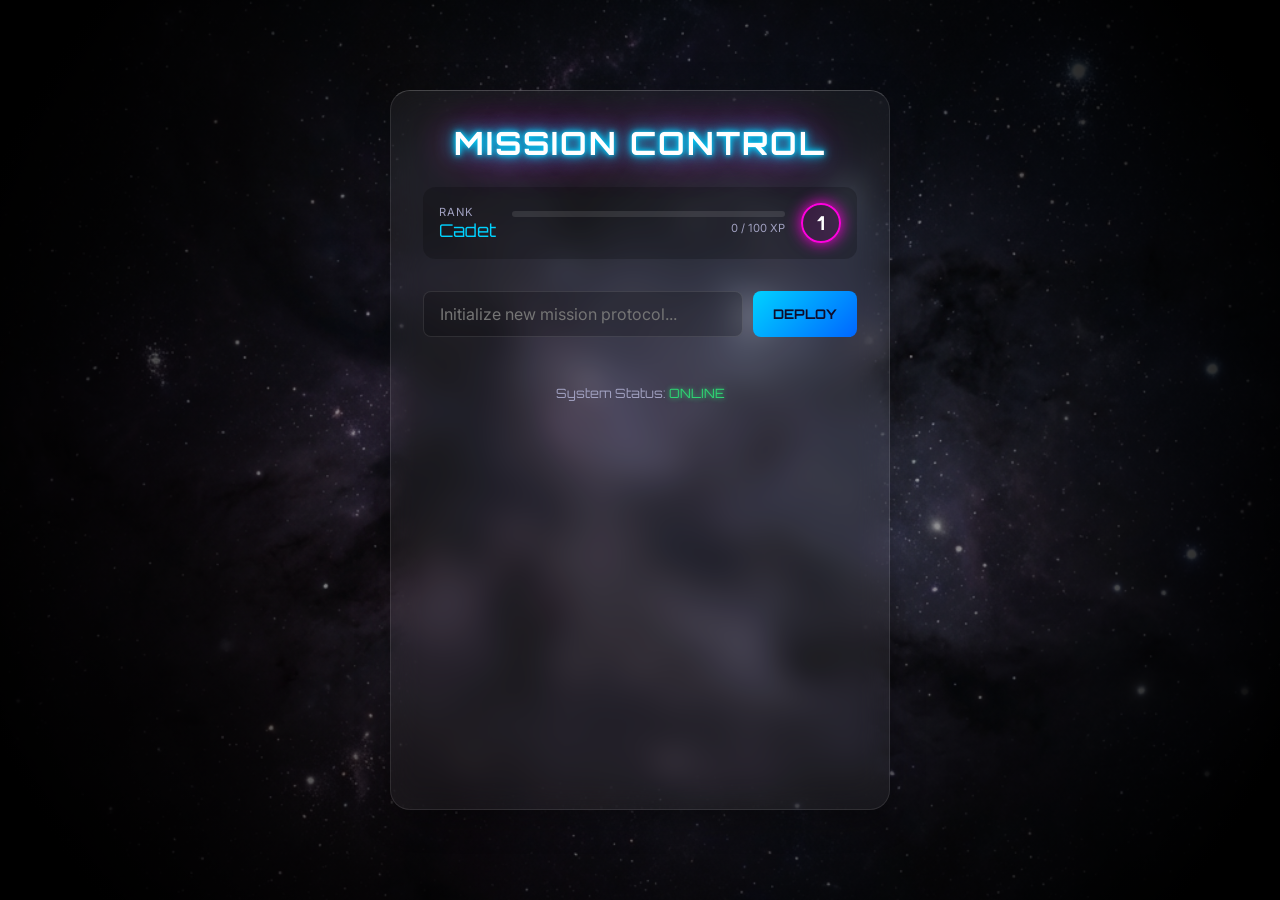
<file: todo-app/index.html>
<!DOCTYPE html>
<html lang="en">

<head>
    <meta charset="UTF-8">
    <meta name="viewport" content="width=device-width, initial-scale=1.0">
    <title>NebulaDo | Mission Control</title>
    <link rel="preconnect" href="https://fonts.googleapis.com">
    <link rel="preconnect" href="https://fonts.gstatic.com" crossorigin>
    <link
        href="https://fonts.googleapis.com/css2?family=Inter:wght@300;400;500;600&family=Orbitron:wght@400;500;700&display=swap"
        rel="stylesheet">
    <link rel="stylesheet" href="style.css">
</head>

<body>
    <div class="stars"></div>
    <div class="twinkling"></div>

    <div class="app-container glass-panel">
        <header>
            <h1 class="glow-text">Mission Control</h1>
            <div class="stats-panel glass-panel-sm">
                <div class="level-indicator">
                    <span class="label">Rank</span>
                    <span id="rank-name" class="value">Cadet</span>
                </div>
                <div class="xp-container">
                    <div class="xp-bar-bg">
                        <div id="xp-bar-fill" class="xp-bar-fill"></div>
                    </div>
                    <span id="xp-text" class="xp-text">0 / 100 XP</span>
                </div>
                <div class="level-badge">
                    <span id="level-number">1</span>
                </div>
            </div>
        </header>

        <main>
            <div class="input-group">
                <input type="text" id="task-input" placeholder="Initialize new mission protocol..." autocomplete="off">
                <button id="add-btn" class="cosmic-btn">Deploy</button>
            </div>

            <ul id="task-list" class="task-list">
                <!-- Tasks will be injected here -->
            </ul>
        </main>

        <footer>
            <p>System Status: <span class="status-ok">ONLINE</span></p>
        </footer>
    </div>

    <script src="script.js"></script>
</body>

</html>
</file>
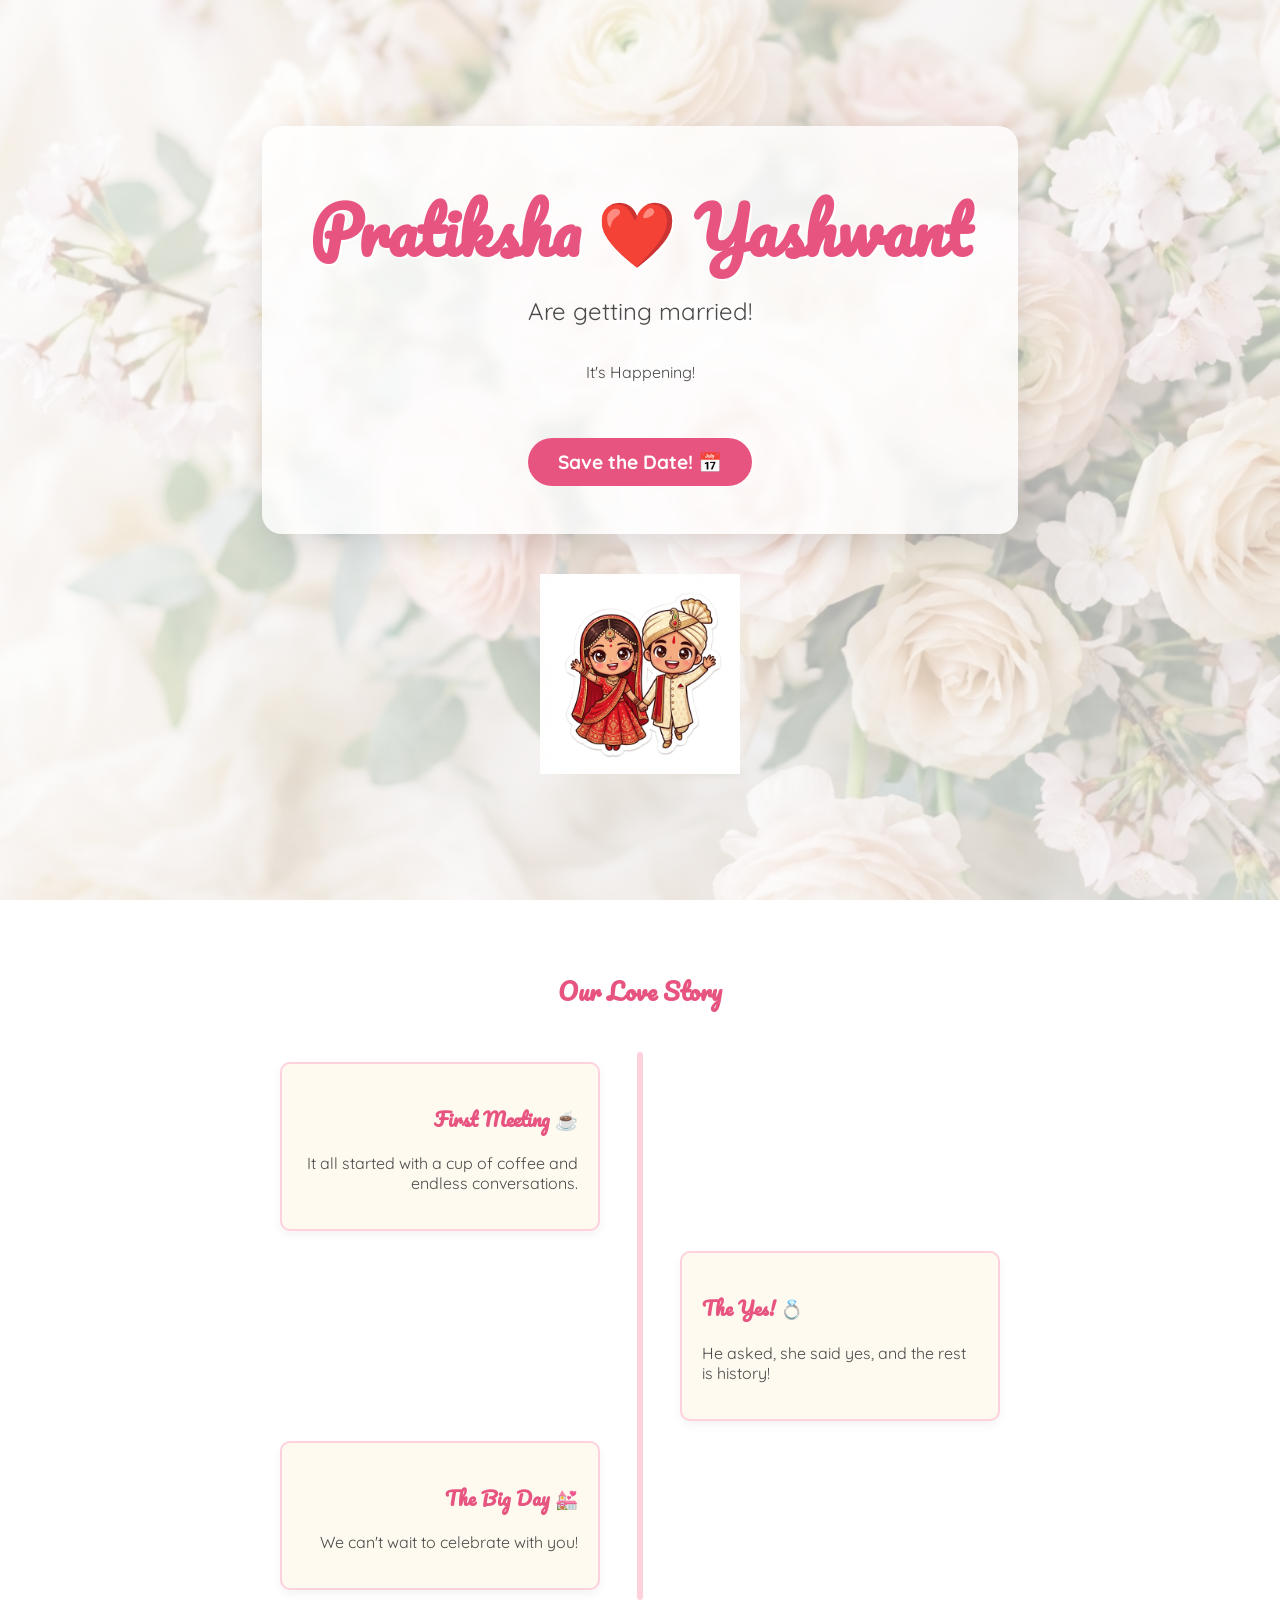
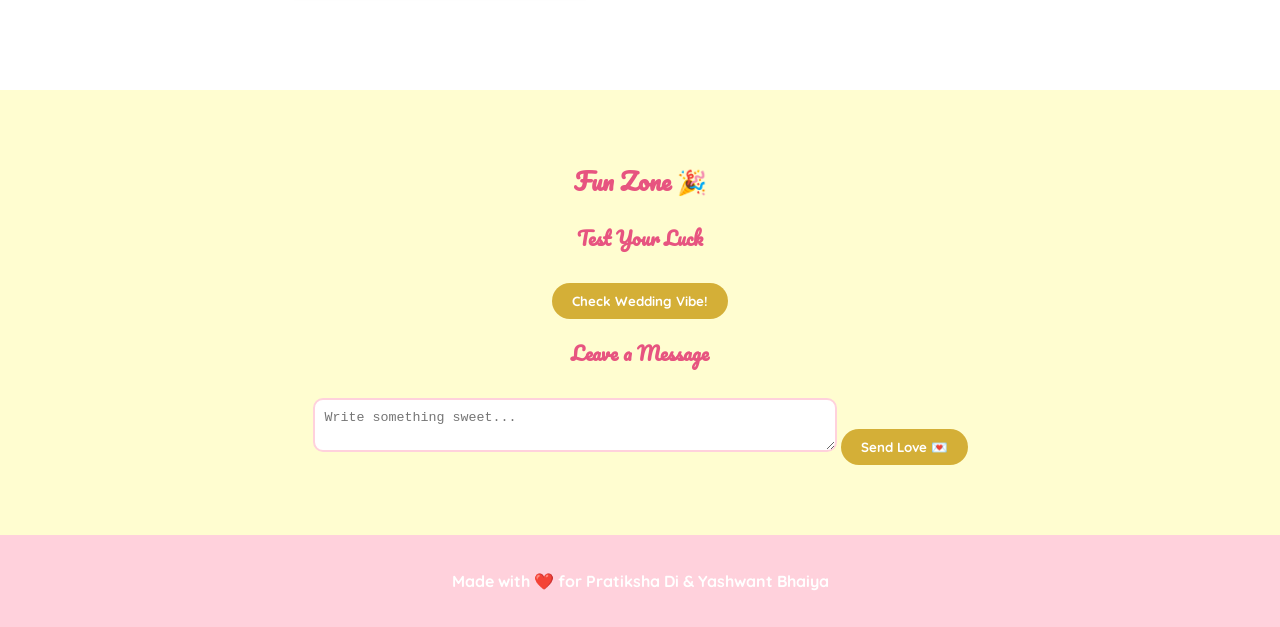
<file: wedding-website/index.html>
<!DOCTYPE html>
<html lang="en">
<head>
    <meta charset="UTF-8">
    <meta name="viewport" content="width=device-width, initial-scale=1.0">
    <title>Pratiksha weds Yashwant</title>
    <link href="https://fonts.googleapis.com/css2?family=Pacifico&family=Quicksand:wght@300;400;500;600;700&display=swap" rel="stylesheet">
    <link rel="stylesheet" href="style.css">
</head>
<body>

    <!-- Hero Section -->
    <section id="hero">
        <div class="hero-content">
            <h1 class="bounce">Pratiksha <span class="heart">❤️</span> Yashwant</h1>
            <p class="subtitle">Are getting married!</p>
            <div class="countdown">
                <div class="time-box">
                    <span id="days">00</span>
                    <p>Days</p>
                </div>
                <div class="time-box">
                    <span id="hours">00</span>
                    <p>Hours</p>
                </div>
                <div class="time-box">
                    <span id="minutes">00</span>
                    <p>Mins</p>
                </div>
                <div class="time-box">
                    <span id="seconds">00</span>
                    <p>Secs</p>
                </div>
            </div>
            <button id="save-date-btn" class="cta-button">Save the Date! 📅</button>
        </div>
        <img src="assets/couple_cartoon.png" alt="Happy Couple" class="couple-img floating">
    </section>

    <!-- Story Section -->
    <section id="story">
        <h2>Our Love Story</h2>
        <div class="timeline">
            <div class="timeline-item left">
                <div class="content">
                    <h3>First Meeting ☕</h3>
                    <p>It all started with a cup of coffee and endless conversations.</p>
                </div>
            </div>
            <div class="timeline-item right">
                <div class="content">
                    <h3>The Yes! 💍</h3>
                    <p>He asked, she said yes, and the rest is history!</p>
                </div>
            </div>
            <div class="timeline-item left">
                <div class="content">
                    <h3>The Big Day 💒</h3>
                    <p>We can't wait to celebrate with you!</p>
                </div>
            </div>
        </div>
    </section>

    <!-- Fun Section -->
    <section id="fun">
        <h2>Fun Zone 🎉</h2>
        <div class="love-meter-container">
            <h3>Test Your Luck</h3>
            <button id="love-meter-btn" class="secondary-button">Check Wedding Vibe!</button>
            <p id="meter-result"></p>
        </div>
        
        <div class="guestbook">
            <h3>Leave a Message</h3>
            <textarea id="guest-msg" placeholder="Write something sweet..."></textarea>
            <button id="submit-msg" class="secondary-button">Send Love 💌</button>
            <div id="messages-list"></div>
        </div>
    </section>

    <footer>
        <p>Made with ❤️ for Pratiksha Di & Yashwant Bhaiya</p>
    </footer>

    <canvas id="confetti-canvas"></canvas>
    <script src="script.js"></script>
</body>
</html>
</file>
<file: todo-app/style.css>
:root {
    --bg-deep: #0f0c29;
    --bg-mid: #302b63;
    --bg-light: #24243e;
    --primary-glow: #00d2ff;
    --secondary-glow: #ff00de;
    --glass-bg: rgba(255, 255, 255, 0.05);
    --glass-border: rgba(255, 255, 255, 0.1);
    --glass-highlight: rgba(255, 255, 255, 0.2);
    --text-main: #ffffff;
    --text-muted: #a0a0c0;
    --font-head: 'Orbitron', sans-serif;
    --font-body: 'Inter', sans-serif;
}

* {
    margin: 0;
    padding: 0;
    box-sizing: border-box;
}

body {
    font-family: var(--font-body);
    /* Fallback */
    background: #0f0c29;
    /* Custom Generated Background */
    background-image: url('nebula_background.png');
    background-size: cover;
    background-position: center;
    background-attachment: fixed;
    color: var(--text-main);
    height: 100vh;
    display: flex;
    justify-content: center;
    align-items: center;
    overflow: hidden;
    position: relative;
}

/* Overlay for depth */
body::after {
    content: '';
    position: absolute;
    top: 0;
    left: 0;
    right: 0;
    bottom: 0;
    background: radial-gradient(circle at center, transparent 0%, #000 90%);
    pointer-events: none;
    z-index: 0;
}

/* Background Animation */
/* Remove old stars/twinkling divs from styles as we use a single HQ image now */
.stars,
.twinkling {
    display: none;
}

/* Glassmorphism Containers */
.glass-panel {
    background: var(--glass-bg);
    backdrop-filter: blur(16px);
    -webkit-backdrop-filter: blur(16px);
    border: 1px solid var(--glass-border);
    box-shadow: 0 8px 32px 0 rgba(0, 0, 0, 0.37);
    border-radius: 20px;
    z-index: 10;
    position: relative;
}

.app-container {
    width: 90%;
    max-width: 500px;
    height: 80vh;
    display: flex;
    flex-direction: column;
    padding: 2rem;
    border-top: 1px solid var(--glass-highlight);
}

/* Header & Stats */
header {
    margin-bottom: 2rem;
    text-align: center;
}

.glow-text {
    font-family: var(--font-head);
    font-size: 2rem;
    text-transform: uppercase;
    color: #fff;
    text-shadow:
        0 0 5px var(--primary-glow),
        0 0 10px var(--primary-glow),
        0 0 20px var(--primary-glow),
        0 0 40px var(--secondary-glow);
    margin-bottom: 1.5rem;
    letter-spacing: 2px;
}

.stats-panel {
    padding: 1rem;
    display: flex;
    justify-content: space-between;
    align-items: center;
    background: rgba(0, 0, 0, 0.2);
    border-radius: 12px;
}

.level-indicator {
    display: flex;
    flex-direction: column;
    align-items: flex-start;
}

.level-indicator .label {
    font-size: 0.7rem;
    color: var(--text-muted);
    text-transform: uppercase;
    letter-spacing: 1px;
}

.level-indicator .value {
    font-family: var(--font-head);
    font-size: 1.1rem;
    color: var(--primary-glow);
}

.xp-container {
    flex-grow: 1;
    margin: 0 1rem;
}

.xp-bar-bg {
    height: 6px;
    background: rgba(255, 255, 255, 0.1);
    border-radius: 3px;
    overflow: hidden;
    margin-bottom: 4px;
}

.xp-bar-fill {
    height: 100%;
    background: linear-gradient(90deg, var(--primary-glow), var(--secondary-glow));
    width: 0%;
    transition: width 0.5s ease-out;
    box-shadow: 0 0 10px var(--primary-glow);
}

.xp-text {
    font-size: 0.7rem;
    color: var(--text-muted);
    display: block;
    text-align: right;
}

.level-badge {
    width: 40px;
    height: 40px;
    border-radius: 50%;
    border: 2px solid var(--secondary-glow);
    display: flex;
    justify-content: center;
    align-items: center;
    font-family: var(--font-head);
    font-weight: bold;
    font-size: 1.2rem;
    box-shadow: 0 0 15px var(--secondary-glow);
    background: rgba(255, 0, 222, 0.1);
}

/* Input Area */
.input-group {
    display: flex;
    gap: 10px;
    margin-bottom: 2rem;
}

input[type="text"] {
    flex-grow: 1;
    background: rgba(0, 0, 0, 0.2);
    border: 1px solid var(--glass-border);
    border-radius: 8px;
    padding: 12px 16px;
    color: #fff;
    font-family: var(--font-body);
    font-size: 1rem;
    outline: none;
    transition: all 0.3s ease;
}

input[type="text"]:focus {
    border-color: var(--primary-glow);
    box-shadow: 0 0 10px rgba(0, 210, 255, 0.3);
}

.cosmic-btn {
    background: linear-gradient(135deg, var(--primary-glow), #0066ff);
    border: none;
    border-radius: 8px;
    padding: 0 20px;
    color: var(--bg-deep);
    font-family: var(--font-head);
    font-weight: 700;
    cursor: pointer;
    text-transform: uppercase;
    transition: all 0.3s ease;
}

.cosmic-btn:hover {
    transform: translateY(-2px);
    box-shadow: 0 0 20px var(--primary-glow);
}

/* Task List */
.task-list {
    list-style: none;
    overflow-y: auto;
    flex-grow: 1;
    padding-right: 5px;
}

.task-list::-webkit-scrollbar {
    width: 4px;
}

.task-list::-webkit-scrollbar-thumb {
    background: var(--glass-border);
    border-radius: 2px;
}

.task-item {
    background: rgba(255, 255, 255, 0.03);
    border: 1px solid transparent;
    border-radius: 12px;
    padding: 1rem;
    margin-bottom: 0.8rem;
    display: flex;
    justify-content: space-between;
    align-items: center;
    transition: all 0.4s cubic-bezier(0.175, 0.885, 0.32, 1.275);
    cursor: pointer;
    position: relative;
    overflow: hidden;
}

.task-item:hover {
    background: rgba(255, 255, 255, 0.08);
    transform: translateX(5px);
    border-color: rgba(255, 255, 255, 0.2);
}

.task-item.completed {
    border-color: var(--primary-glow);
    background: rgba(0, 210, 255, 0.05);
}

.task-item.completed span {
    text-decoration: line-through;
    color: var(--text-muted);
}

.task-text {
    font-size: 1rem;
    z-index: 2;
}

.task-actions {
    display: flex;
    gap: 8px;
    z-index: 2;
}

.delete-btn {
    background: none;
    border: none;
    color: #ff4757;
    cursor: pointer;
    font-size: 1.2rem;
    opacity: 0;
    transition: opacity 0.3s;
}

.task-item:hover .delete-btn {
    opacity: 1;
}

.delete-btn:hover {
    text-shadow: 0 0 10px #ff4757;
}

/* Footer */
footer {
    margin-top: 1rem;
    text-align: center;
    font-size: 0.8rem;
    color: var(--text-muted);
    font-family: var(--font-head);
}

.status-ok {
    color: #2ed573;
    text-shadow: 0 0 5px #2ed573;
}

/* Animations */
@keyframes slideIn {
    from {
        opacity: 0;
        transform: translateY(20px);
    }

    to {
        opacity: 1;
        transform: translateY(0);
    }
}

.task-enter {
    animation: slideIn 0.5s forwards;
}

.task-item.fade-out {
    transform: scale(0.9) translateX(100px);
    opacity: 0;
}

/* Particle Burst Effect (CSS Only approximation) */
.task-item::before {
    content: '';
    position: absolute;
    top: 50%;
    left: 50%;
    width: 0;
    height: 0;
    background: radial-gradient(circle, var(--primary-glow) 0%, transparent 70%);
    border-radius: 50%;
    transform: translate(-50%, -50%);
    transition: width 0.6s ease-out, height 0.6s ease-out, opacity 0.6s ease-out;
    opacity: 0;
    z-index: 1;
    pointer-events: none;
}

.task-item.completed::before {
    width: 300px;
    height: 300px;
    opacity: 0;
}
</file>
<file: wedding-website/style.css>
/* Global Styles */
:root {
    --primary-color: #FFD1DC; /* Pastel Pink */
    --secondary-color: #FFFDD0; /* Cream */
    --accent-color: #D4AF37; /* Gold */
    --text-color: #4A4A4A;
    --font-heading: 'Pacifico', cursive;
    --font-body: 'Quicksand', sans-serif;
}

body {
    margin: 0;
    padding: 0;
    font-family: var(--font-body);
    background-color: var(--secondary-color);
    color: var(--text-color);
    overflow-x: hidden;
}

h1, h2, h3 {
    font-family: var(--font-heading);
    color: #E75480; /* Darker Pink */
}

/* Hero Section */
#hero {
    height: 100vh;
    background: linear-gradient(rgba(255,255,255,0.7), rgba(255,255,255,0.7)), url('assets/hero_bg.png');
    background-size: cover;
    background-position: center;
    background-attachment: fixed;
    display: flex;
    flex-direction: column;
    align-items: center;
    justify-content: center;
    text-align: center;
    position: relative;
    overflow: hidden;
}

.hero-content {
    z-index: 2;
    background: rgba(255, 255, 255, 0.8);
    padding: 3rem;
    border-radius: 20px;
    box-shadow: 0 10px 30px rgba(0,0,0,0.1);
    backdrop-filter: blur(5px);
    margin-bottom: 20px;
}

h1 {
    font-size: 4rem;
    margin: 0;
    text-shadow: 2px 2px 0px #fff;
}

.subtitle {
    font-size: 1.5rem;
    margin: 10px 0 20px;
}

.heart {
    color: red;
    display: inline-block;
    animation: heartbeat 1.5s infinite;
}

/* Countdown */
.countdown {
    display: flex;
    gap: 20px;
    justify-content: center;
    margin: 20px 0;
}

.time-box {
    background: var(--primary-color);
    padding: 10px 20px;
    border-radius: 10px;
    min-width: 60px;
    box-shadow: 0 4px 6px rgba(0,0,0,0.1);
}

.time-box span {
    font-size: 1.5rem;
    font-weight: bold;
    display: block;
}

.time-box p {
    margin: 0;
    font-size: 0.9rem;
}

/* Animations included in keyframes below */

.couple-img {
    width: 200px; /* Adjust based on image */
    margin-top: 20px;
    z-index: 2;
}

.cta-button {
    background-color: #E75480;
    color: white;
    border: none;
    padding: 12px 30px;
    font-size: 1.2rem;
    border-radius: 50px;
    cursor: pointer;
    font-family: var(--font-body);
    font-weight: bold;
    transition: transform 0.3s, box-shadow 0.3s;
    margin-top: 20px;
}

.cta-button:hover {
    transform: scale(1.05);
    box-shadow: 0 5px 15px rgba(231, 84, 128, 0.4);
}

/* Story Section */
#story {
    padding: 50px 20px;
    background-color: white;
    text-align: center;
}

.timeline {
    position: relative;
    max-width: 800px;
    margin: 40px auto;
}

.timeline::after {
    content: '';
    position: absolute;
    width: 6px;
    background-color: var(--primary-color);
    top: 0;
    bottom: 0;
    left: 50%;
    margin-left: -3px;
    border-radius: 3px;
}

.timeline-item {
    padding: 10px 40px;
    position: relative;
    background-color: inherit;
    width: 50%;
    box-sizing: border-box;
}

.timeline-item.left {
    left: 0;
    text-align: right;
}

.timeline-item.right {
    left: 50%;
    text-align: left;
}

.content {
    background: #FFFAF0; /* Floral White */
    padding: 20px;
    border-radius: 10px;
    box-shadow: 0 4px 10px rgba(0,0,0,0.05);
    border: 2px solid var(--primary-color);
    position: relative;
    z-index: 1; /* Above line */
}

/* Fun Section */
#fun {
    padding: 50px 20px;
    text-align: center;
    background-color: var(--secondary-color);
}

.secondary-button {
    background-color: var(--accent-color);
    color: white;
    border: none;
    padding: 10px 20px;
    border-radius: 20px;
    cursor: pointer;
    font-family: var(--font-body);
    font-weight: bold;
    margin-top: 10px;
}

.guestbook textarea {
    width: 80%;
    max-width: 500px;
    padding: 10px;
    border: 2px solid var(--primary-color);
    border-radius: 10px;
    margin-top: 10px;
}

#messages-list {
    margin-top: 20px;
    display: flex;
    flex-direction: column;
    gap: 10px;
    align-items: center;
}

.msg-card {
    background: white;
    padding: 10px 20px;
    border-radius: 15px;
    box-shadow: 0 2px 5px rgba(0,0,0,0.05);
    animation: popIn 0.5s ease;
}

/* Footer */
footer {
    background: var(--primary-color);
    padding: 20px;
    text-align: center;
    color: white;
    font-weight: bold;
}

/* Canvas */
#confetti-canvas {
    position: fixed;
    top: 0;
    left: 0;
    width: 100%;
    height: 100%;
    pointer-events: none;
    z-index: 100;
}

/* Keyframes */
@keyframes heartbeat {
    0% { transform: scale(1); }
    50% { transform: scale(1.2); }
    100% { transform: scale(1); }
}

@keyframes float {
    0% { transform: translateY(0px); }
    50% { transform: translateY(-15px); }
    100% { transform: translateY(0px); }
}

.floating {
    animation: float 3s ease-in-out infinite;
}

.bounce {
    animation: bounce 2s infinite;
}

@keyframes bounce {
    0%, 20%, 50%, 80%, 100% {transform: translateY(0);}
    40% {transform: translateY(-20px);}
    60% {transform: translateY(-10px);}
}

@keyframes popIn {
    from { opacity: 0; transform: scale(0.5); }
    to { opacity: 1; transform: scale(1); }
}

/* Responsive */
@media screen and (max-width: 600px) {
    .timeline::after { left: 31px; }
    .timeline-item { width: 100%; padding-left: 70px; padding-right: 25px; }
    .timeline-item.left, .timeline-item.right { text-align: left; left: 0; }
    h1 { font-size: 2.5rem; }
}
</file>
